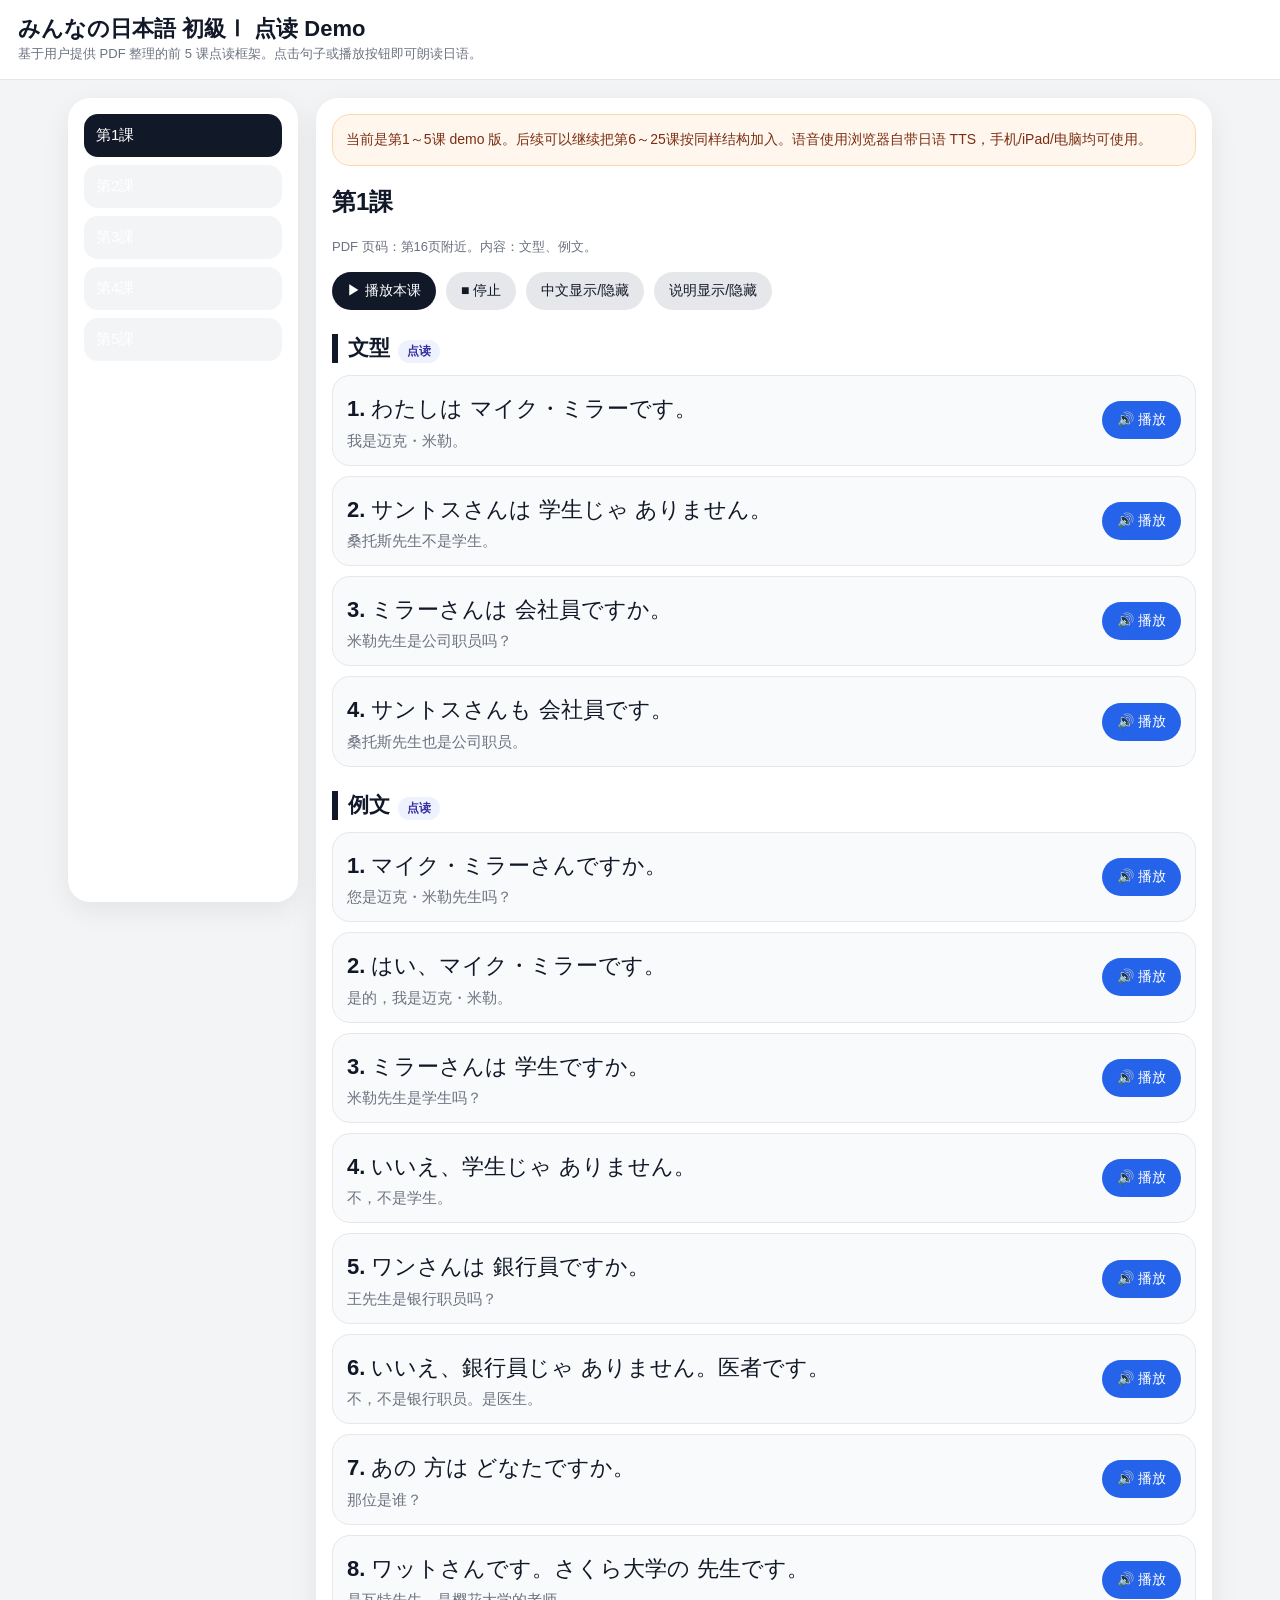
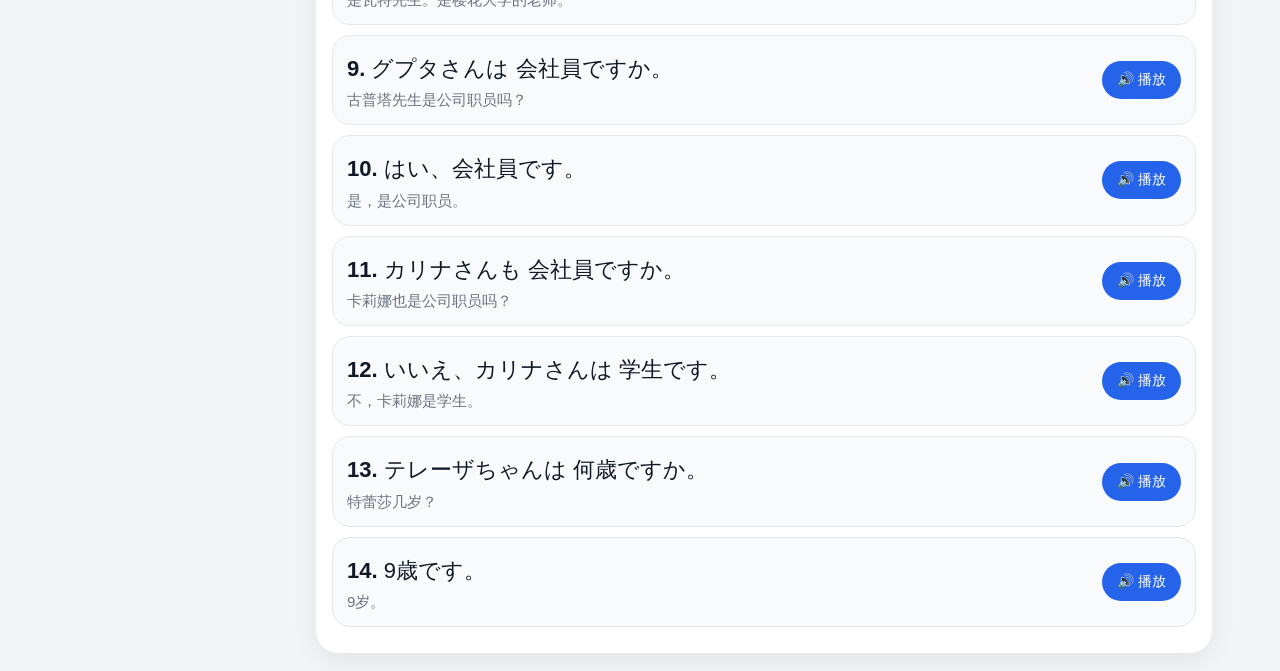
<file: JapaneseAudioLessonWeb/minna-no-nihongo-reader.html>
<!DOCTYPE html>
<html lang="zh-CN">
<head>
  <meta charset="UTF-8" />
  <meta name="viewport" content="width=device-width, initial-scale=1.0" />
  <title>みんなの日本語 点读 Demo</title>
  <style>
    * { box-sizing: border-box; }
    body {
      margin: 0;
      font-family: -apple-system, BlinkMacSystemFont, "Segoe UI", "Hiragino Sans", "Yu Gothic", sans-serif;
      background: #f3f4f6;
      color: #111827;
    }
    header {
      position: sticky;
      top: 0;
      z-index: 20;
      background: rgba(255,255,255,.94);
      backdrop-filter: blur(12px);
      border-bottom: 1px solid #e5e7eb;
      padding: 14px 18px;
    }
    h1 { margin: 0; font-size: 22px; }
    .small { color: #6b7280; font-size: 13px; line-height: 1.6; }
    .app {
      display: grid;
      grid-template-columns: 230px 1fr;
      gap: 18px;
      max-width: 1180px;
      margin: 0 auto;
      padding: 18px;
    }
    aside, main {
      background: white;
      border-radius: 22px;
      box-shadow: 0 8px 28px rgba(0,0,0,.07);
      padding: 16px;
    }
    aside {
      height: calc(100vh - 96px);
      overflow: auto;
      position: sticky;
      top: 82px;
    }
    .lesson-btn {
      width: 100%;
      border: 0;
      border-radius: 14px;
      padding: 12px;
      margin-bottom: 8px;
      text-align: left;
      background: #f3f4f6;
      cursor: pointer;
      font-size: 15px;
    }
    .lesson-btn.active { background: #111827; color: white; }
    .toolbar { display: flex; flex-wrap: wrap; gap: 10px; margin: 14px 0 18px; }
    button {
      border: 0;
      border-radius: 999px;
      padding: 10px 15px;
      background: #111827;
      color: white;
      cursor: pointer;
      font-size: 14px;
    }
    button.secondary { background: #e5e7eb; color: #111827; }
    button.blue { background: #2563eb; }
    .section-title {
      font-size: 21px;
      font-weight: 800;
      margin: 24px 0 12px;
      padding-left: 10px;
      border-left: 6px solid #111827;
    }
    .card {
      display: grid;
      grid-template-columns: 1fr auto;
      gap: 12px;
      align-items: center;
      padding: 14px;
      border: 1px solid #e5e7eb;
      background: #f9fafb;
      border-radius: 18px;
      margin-bottom: 10px;
    }
    .jp {
      font-size: 22px;
      line-height: 1.7;
      cursor: pointer;
    }
    .cn { color: #6b7280; font-size: 15px; margin-top: 4px; }
    .tag { display: inline-block; font-size: 12px; background: #eef2ff; color: #3730a3; border-radius: 999px; padding: 3px 9px; margin-left: 8px; }
    .notice {
      background: #fff7ed;
      border: 1px solid #fed7aa;
      color: #7c2d12;
      border-radius: 18px;
      padding: 13px;
      font-size: 14px;
      line-height: 1.7;
      margin-bottom: 14px;
    }
    @media (max-width: 760px) {
      .app { grid-template-columns: 1fr; padding: 12px; }
      aside { position: static; height: auto; display: grid; grid-template-columns: repeat(3, 1fr); gap: 8px; }
      .lesson-btn { text-align: center; margin: 0; }
      .card { grid-template-columns: 1fr; }
      .jp { font-size: 19px; }
      .play { width: 100%; }
    }
  </style>
</head>
<body>
<header>
  <h1>みんなの日本語 初級Ⅰ 点读 Demo</h1>
  <div class="small">基于用户提供 PDF 整理的前 5 课点读框架。点击句子或播放按钮即可朗读日语。</div>
</header>

<div class="app">
  <aside id="lessonList"></aside>
  <main>
    <div class="notice">
      当前是第1～5课 demo 版。后续可以继续把第6～25课按同样结构加入。语音使用浏览器自带日语 TTS，手机/iPad/电脑均可使用。
    </div>
    <h2 id="lessonTitle"></h2>
    <div class="small" id="lessonSource"></div>
    <div class="toolbar">
      <button onclick="playLesson()">▶ 播放本课</button>
      <button class="secondary" onclick="stopAudio()">■ 停止</button>
      <button class="secondary" onclick="toggleChinese()">中文显示/隐藏</button>
      <button class="secondary" onclick="toggleKanaNote()">说明显示/隐藏</button>
    </div>
    <div id="content"></div>
  </main>
</div>

<script>
const lessons = [
  {
    id: 1,
    title: "第1課",
    source: "PDF 页码：第16页附近。内容：文型、例文。",
    sections: [
      { title: "文型", items: [
        ["わたしは マイク・ミラーです。", "我是迈克・米勒。"],
        ["サントスさんは 学生じゃ ありません。", "桑托斯先生不是学生。"],
        ["ミラーさんは 会社員ですか。", "米勒先生是公司职员吗？"],
        ["サントスさんも 会社員です。", "桑托斯先生也是公司职员。"]
      ]},
      { title: "例文", items: [
        ["マイク・ミラーさんですか。", "您是迈克・米勒先生吗？"],
        ["はい、マイク・ミラーです。", "是的，我是迈克・米勒。"],
        ["ミラーさんは 学生ですか。", "米勒先生是学生吗？"],
        ["いいえ、学生じゃ ありません。", "不，不是学生。"],
        ["ワンさんは 銀行員ですか。", "王先生是银行职员吗？"],
        ["いいえ、銀行員じゃ ありません。医者です。", "不，不是银行职员。是医生。"],
        ["あの 方は どなたですか。", "那位是谁？"],
        ["ワットさんです。さくら大学の 先生です。", "是瓦特先生。是樱花大学的老师。"],
        ["グプタさんは 会社員ですか。", "古普塔先生是公司职员吗？"],
        ["はい、会社員です。", "是，是公司职员。"],
        ["カリナさんも 会社員ですか。", "卡莉娜也是公司职员吗？"],
        ["いいえ、カリナさんは 学生です。", "不，卡莉娜是学生。"],
        ["テレーザちゃんは 何歳ですか。", "特蕾莎几岁？"],
        ["9歳です。", "9岁。"]
      ]}
    ]
  },
  {
    id: 2,
    title: "第2課",
    source: "PDF 页码：第24页附近。内容：文型、例文。",
    sections: [
      { title: "文型", items: [
        ["これは 辞書です。", "这是字典。"],
        ["それは わたしの 傘です。", "那是我的伞。"],
        ["この 本は わたしのです。", "这本书是我的。"]
      ]},
      { title: "例文", items: [
        ["これは ボールペンですか。", "这是圆珠笔吗？"],
        ["はい、そうです。", "是的，是。"],
        ["それは ノートですか。", "那是笔记本吗？"],
        ["いいえ、これは 手帳です。", "不，这是记事本。"],
        ["それは 何ですか。", "那是什么？"],
        ["名刺です。", "是名片。"],
        ["これは『9』ですか、『ワ』ですか。", "这是『9』还是『ワ』？"],
        ["『9』です。", "是『9』。"],
        ["それは 何の 雑誌ですか。", "那是什么杂志？"],
        ["コンピューターの 雑誌です。", "是电脑杂志。"],
        ["あれは だれの かばんですか。", "那是谁的包？"],
        ["佐藤さんの かばんです。", "是佐藤先生/女士的包。"],
        ["これは ミラーさんのですか。", "这是米勒先生的吗？"],
        ["いいえ、わたしのじゃ ありません。", "不，不是我的。"],
        ["この かぎは だれのですか。", "这把钥匙是谁的？"],
        ["わたしのです。", "是我的。"]
      ]}
    ]
  },
  {
    id: 3,
    title: "第3課",
    source: "PDF 页码：第32页附近。内容：文型、例文。",
    sections: [
      { title: "文型", items: [
        ["ここは 食堂です。", "这里是食堂。"],
        ["エレベーターは あそこです。", "电梯在那里。"]
      ]},
      { title: "例文", items: [
        ["ここは 新大阪ですか。", "这里是新大阪吗？"],
        ["いいえ、そうです。", "是的。"],
        ["トイレは どこですか。", "洗手间在哪里？"],
        ["あそこです。", "在那里。"],
        ["山田さんは どこですか。", "山田先生/女士在哪里？"],
        ["会議室です。", "在会议室。"],
        ["事務所は どちらですか。", "办公室在哪边？"],
        ["あちらです。", "在那边。"],
        ["お国は どちらですか。", "您是哪个国家的？"],
        ["アメリカです。", "美国。"],
        ["それは どこの 靴ですか。", "那是哪国/哪里的鞋？"],
        ["イタリアの 靴です。", "是意大利鞋。"],
        ["この 時計は いくらですか。", "这块表多少钱？"],
        ["18,600円です。", "18,600日元。"]
      ]}
    ]
  },
  {
    id: 4,
    title: "第4課",
    source: "PDF 页码：第42页附近。内容：文型、例文。",
    sections: [
      { title: "文型", items: [
        ["今 4時5分です。", "现在4点5分。"],
        ["わたしは 毎朝 6時に 起きます。", "我每天早上6点起床。"],
        ["わたしは きのう 勉強しました。", "我昨天学习了。"]
      ]},
      { title: "例文", items: [
        ["今 何時ですか。", "现在几点？"],
        ["2時10分です。", "2点10分。"],
        ["ニューヨークは 今 何時ですか。", "纽约现在几点？"],
        ["午前 0時10分です。", "上午0点10分。"],
        ["休みは 何曜日ですか。", "休息日是星期几？"],
        ["土曜日と 日曜日です。", "星期六和星期日。"],
        ["アップル銀行は 何時から 何時までですか。", "苹果银行从几点到几点？"],
        ["9時から 3時までです。", "从9点到3点。"],
        ["毎晩 何時に 寝ますか。", "每天晚上几点睡？"],
        ["11時に 寝ます。", "11点睡。"],
        ["毎日 何時から 何時まで 勉強しますか。", "每天从几点到几点学习？"],
        ["朝 9時から 午後 3時まで 勉強します。", "从早上9点到下午3点学习。"],
        ["土曜日 働きますか。", "星期六工作吗？"],
        ["いいえ、働きません。", "不，不工作。"],
        ["きのう 勉強しましたか。", "昨天学习了吗？"],
        ["いいえ、勉強しませんでした。", "不，没有学习。"]
      ]}
    ]
  },
  {
    id: 5,
    title: "第5課",
    source: "PDF 页码：第50页附近。内容：文型、例文。",
    sections: [
      { title: "文型", items: [
        ["わたしは 京都へ 行きます。", "我去京都。"],
        ["わたしは タクシーで うちへ 帰ります。", "我坐出租车回家。"],
        ["わたしは 家族と 日本へ 来ました。", "我和家人来日本了。"]
      ]},
      { title: "例文", items: [
        ["あした どこへ 行きますか。", "明天去哪里？"],
        ["奈良へ 行きます。", "去奈良。"],
        ["日曜日 どこへ 行きましたか。", "星期天去了哪里？"],
        ["どこへも 行きませんでした。", "哪里也没去。"],
        ["何で 東京へ 行きますか。", "坐什么去东京？"],
        ["新幹線で 行きます。", "坐新干线去。"],
        ["だれと 東京へ 行きますか。", "和谁去东京？"],
        ["山田さんと 行きます。", "和山田先生/女士去。"],
        ["いつ 日本へ 来ましたか。", "什么时候来日本的？"],
        ["3月25日に 来ました。", "3月25日来的。"],
        ["誕生日は いつですか。", "生日是什么时候？"],
        ["6月13日です。", "6月13日。"]
      ]}
    ]
  }
];

let currentLesson = 0;
let showChinese = true;
let showNote = true;

function speak(text) {
  stopAudio();
  const u = new SpeechSynthesisUtterance(text);
  u.lang = "ja-JP";
  u.rate = 0.86;
  u.pitch = 1;
  const voices = speechSynthesis.getVoices();
  const ja = voices.find(v => v.lang && v.lang.toLowerCase().startsWith("ja"));
  if (ja) u.voice = ja;
  speechSynthesis.speak(u);
}

function stopAudio() { speechSynthesis.cancel(); }

function renderLessons() {
  document.getElementById("lessonList").innerHTML = lessons.map((l, i) => `
    <button class="lesson-btn ${i === currentLesson ? 'active' : ''}" onclick="selectLesson(${i})">${l.title}</button>
  `).join("");
}

function renderContent() {
  const lesson = lessons[currentLesson];
  document.getElementById("lessonTitle").textContent = lesson.title;
  document.getElementById("lessonSource").textContent = showNote ? lesson.source : "";
  document.getElementById("content").innerHTML = lesson.sections.map(section => `
    <div class="section-title">${section.title}<span class="tag">点读</span></div>
    ${section.items.map((item, index) => `
      <div class="card">
        <div onclick="speak(${JSON.stringify(item[0])})">
          <div class="jp"><strong>${index + 1}.</strong> ${item[0]}</div>
          ${showChinese ? `<div class="cn">${item[1] || ''}</div>` : ''}
        </div>
        <button class="blue play" onclick="speak(${JSON.stringify(item[0])})">🔊 播放</button>
      </div>
    `).join("")}
  `).join("");
  renderLessons();
}

function selectLesson(i) {
  stopAudio();
  currentLesson = i;
  renderContent();
  window.scrollTo({ top: 0, behavior: "smooth" });
}

function toggleChinese() { showChinese = !showChinese; renderContent(); }
function toggleKanaNote() { showNote = !showNote; renderContent(); }

function playLesson() {
  stopAudio();
  const items = lessons[currentLesson].sections.flatMap(s => s.items);
  let i = 0;
  const next = () => {
    if (i >= items.length) return;
    const u = new SpeechSynthesisUtterance(items[i][0]);
    u.lang = "ja-JP";
    u.rate = 0.86;
    u.onend = () => { i++; setTimeout(next, 500); };
    speechSynthesis.speak(u);
  };
  next();
}

speechSynthesis.onvoiceschanged = () => {};
renderContent();
</script>
</body>
</html>
</file>
